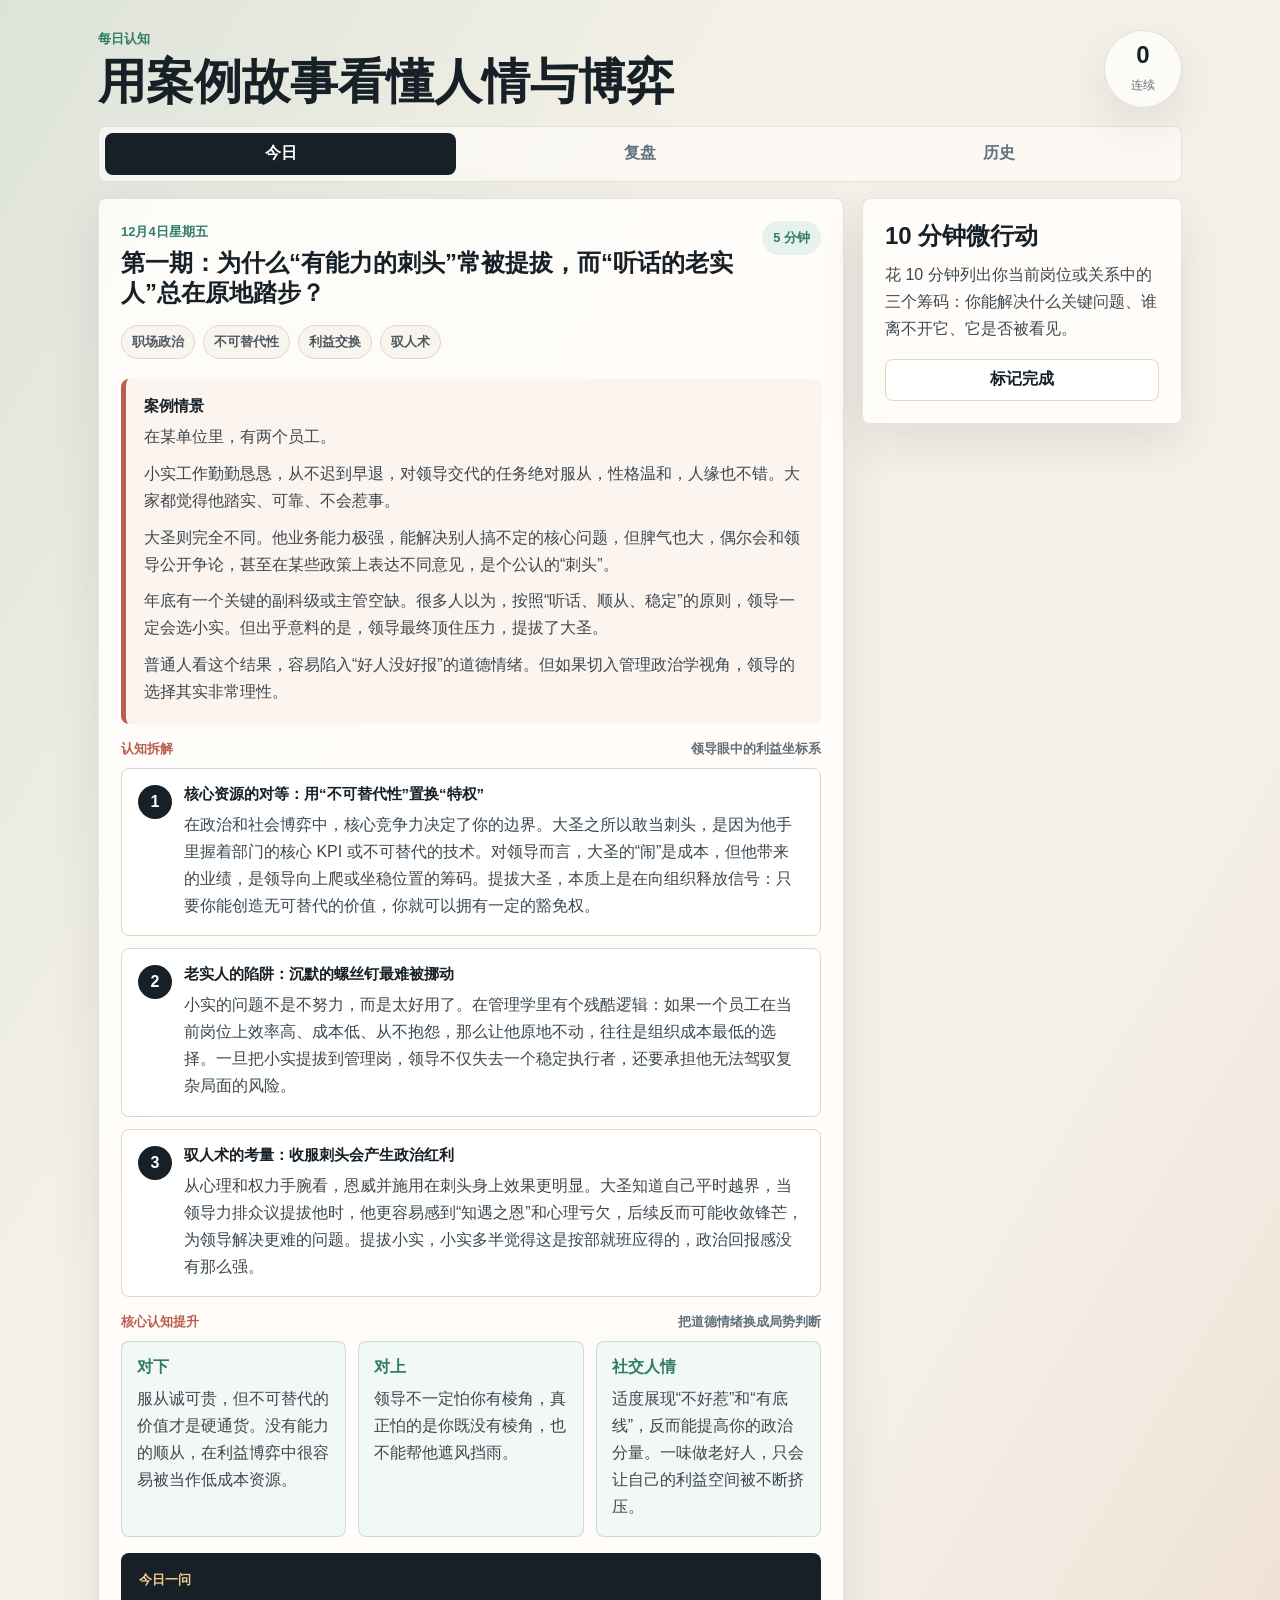
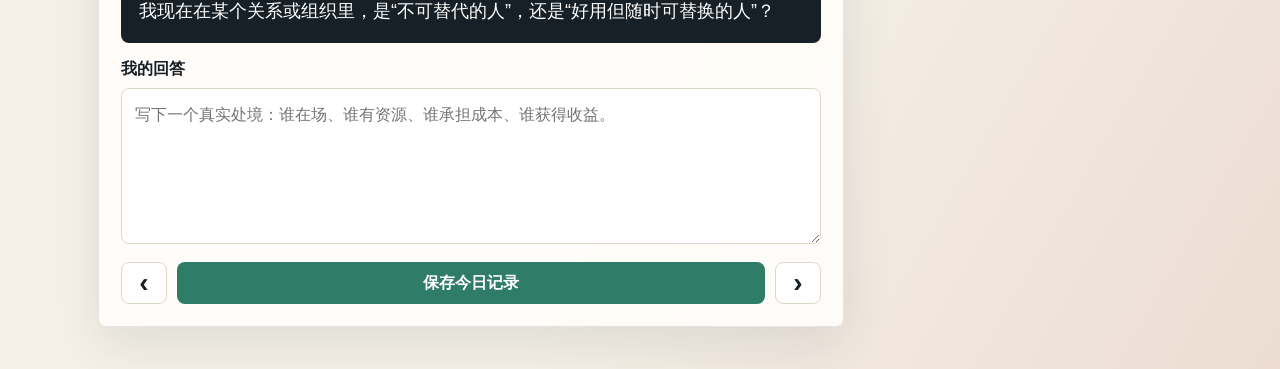
<file: web/index.html>
<!doctype html>
<html lang="zh-CN">
  <head>
    <meta charset="utf-8">
    <meta name="viewport" content="width=device-width, initial-scale=1">
    <meta name="theme-color" content="#f5f1e8">
    <title>每日认知训练</title>
    <link rel="manifest" href="./manifest.webmanifest">
    <link rel="stylesheet" href="./styles.css">
  </head>
  <body>
    <main class="app-shell">
      <section class="topbar" aria-label="应用概览">
        <div>
          <p class="kicker">每日认知</p>
          <h1>用案例故事看懂人情与博弈</h1>
        </div>
        <div class="streak" aria-label="连续完成天数">
          <span id="streakDays">0</span>
          <small>连续</small>
        </div>
      </section>

      <nav class="tabs" aria-label="视图切换">
        <button class="tab is-active" type="button" data-view="today">今日</button>
        <button class="tab" type="button" data-view="review">复盘</button>
        <button class="tab" type="button" data-view="history">历史</button>
      </nav>

      <section class="view is-active" id="todayView">
        <article class="card lesson-card">
          <div class="card-head">
            <div>
              <p class="date-line" id="todayDate"></p>
              <h2 id="cardTitle"></h2>
            </div>
            <span class="time-chip">5 分钟</span>
          </div>

          <div class="theme-strip" id="themeStrip"></div>

          <section class="lesson-section">
            <h3>案例情景</h3>
            <div class="story-copy" id="caseText"></div>
          </section>

          <section class="analysis-section">
            <div class="section-title">
              <span>认知拆解</span>
              <strong>领导眼中的利益坐标系</strong>
            </div>
            <div class="analysis-list" id="analysisList"></div>
          </section>

          <section class="insight-section">
            <div class="section-title">
              <span>核心认知提升</span>
              <strong>把道德情绪换成局势判断</strong>
            </div>
            <div class="insight-list" id="insightList"></div>
          </section>

          <div class="question-box">
            <span>今日一问</span>
            <p id="questionText"></p>
          </div>

          <label class="reflection-label" for="reflectionInput">我的回答</label>
          <textarea id="reflectionInput" rows="5" placeholder="写下一个真实处境：谁在场、谁有资源、谁承担成本、谁获得收益。"></textarea>

          <div class="action-row">
            <button class="icon-button secondary" type="button" id="prevCard" title="上一期">‹</button>
            <button class="primary-button" type="button" id="saveReflection">保存今日记录</button>
            <button class="icon-button secondary" type="button" id="nextCard" title="下一期">›</button>
          </div>
        </article>

        <aside class="card action-card">
          <h2>10 分钟微行动</h2>
          <p id="actionText"></p>
          <button class="secondary-button" type="button" id="completeAction">标记完成</button>
        </aside>
      </section>

      <section class="view" id="reviewView">
        <article class="card">
          <div class="card-head">
            <div>
              <p class="date-line">本周复盘</p>
              <h2>把学过的局势判断用回生活里</h2>
            </div>
            <span class="time-chip" id="doneCount">0 次</span>
          </div>
          <div class="review-grid" id="reviewGrid"></div>
        </article>
      </section>

      <section class="view" id="historyView">
        <article class="card">
          <div class="card-head">
            <div>
              <p class="date-line">历史记录</p>
              <h2>你的认知训练轨迹</h2>
            </div>
            <button class="secondary-button compact" type="button" id="clearHistory">清空</button>
          </div>
          <div class="history-list" id="historyList"></div>
        </article>
      </section>
    </main>

    <div class="toast" id="toast" role="status" aria-live="polite"></div>
    <script src="./app.js"></script>
  </body>
</html>
</file>
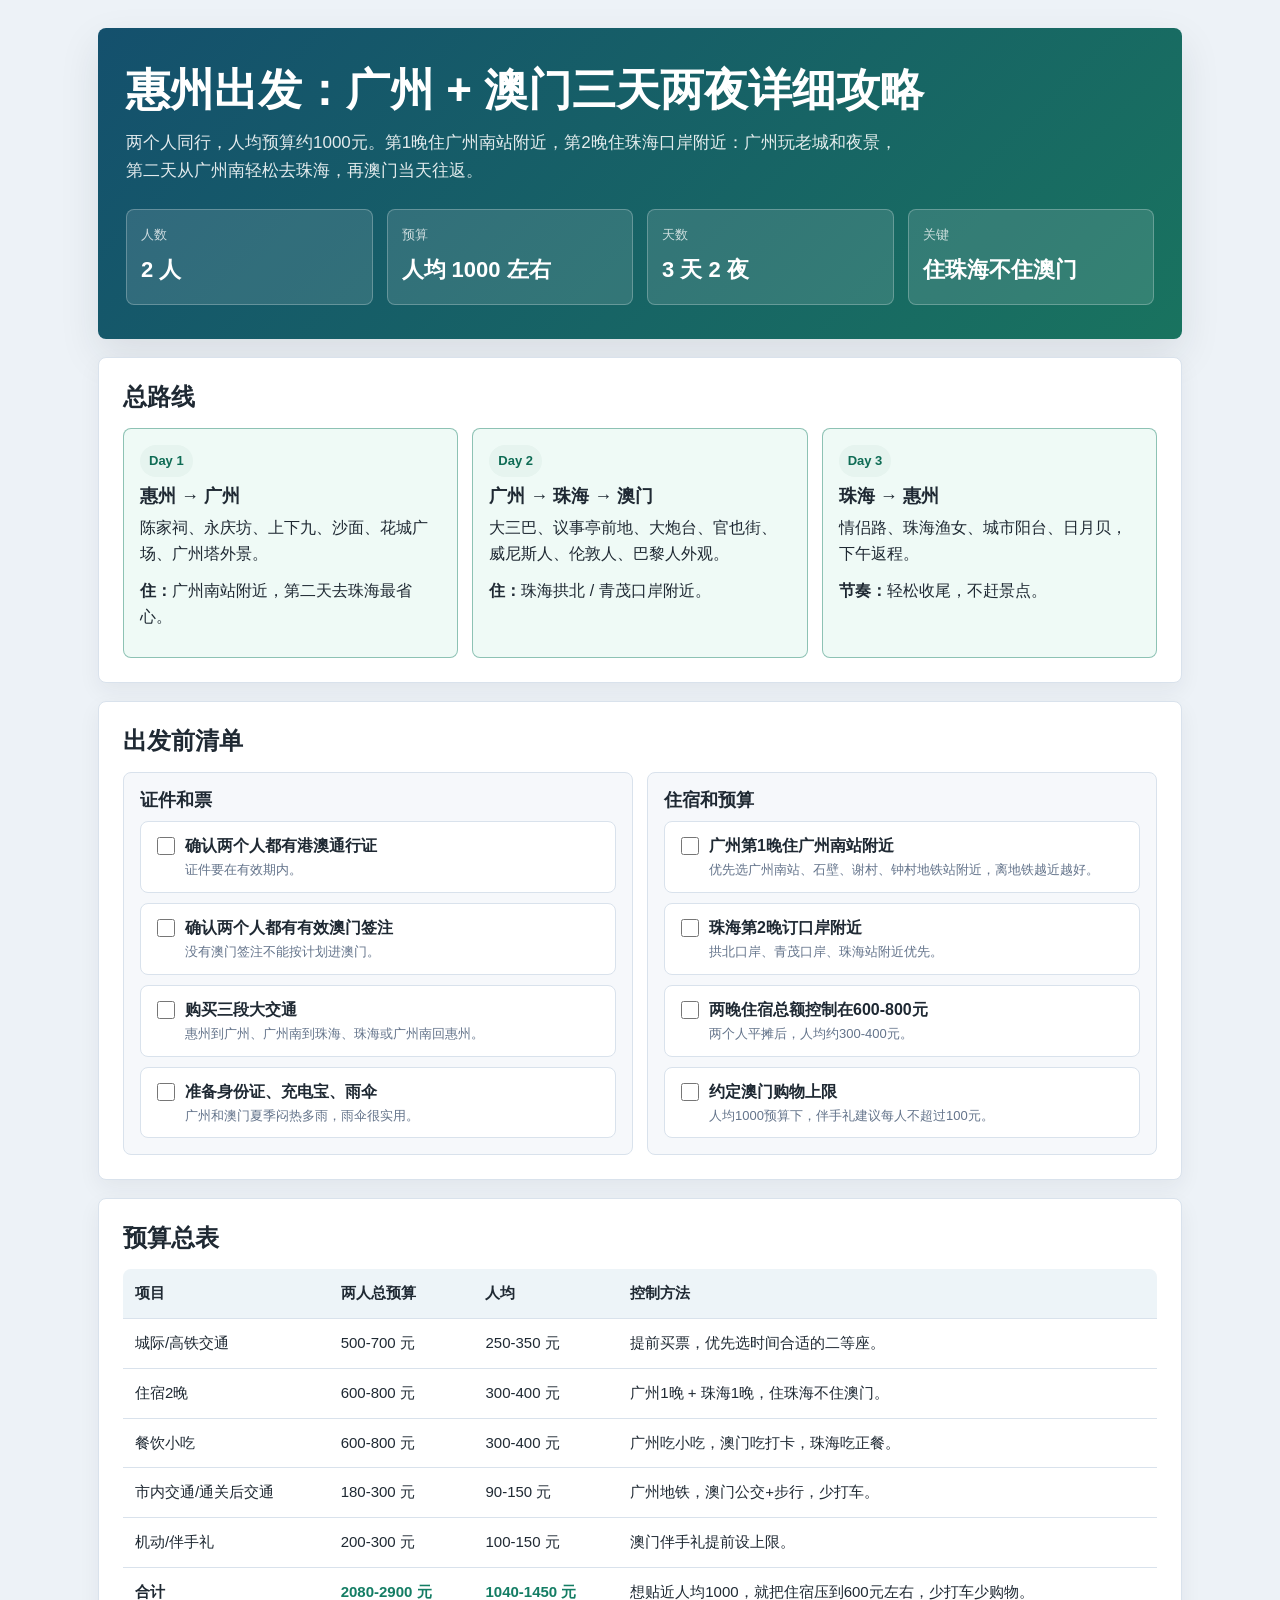
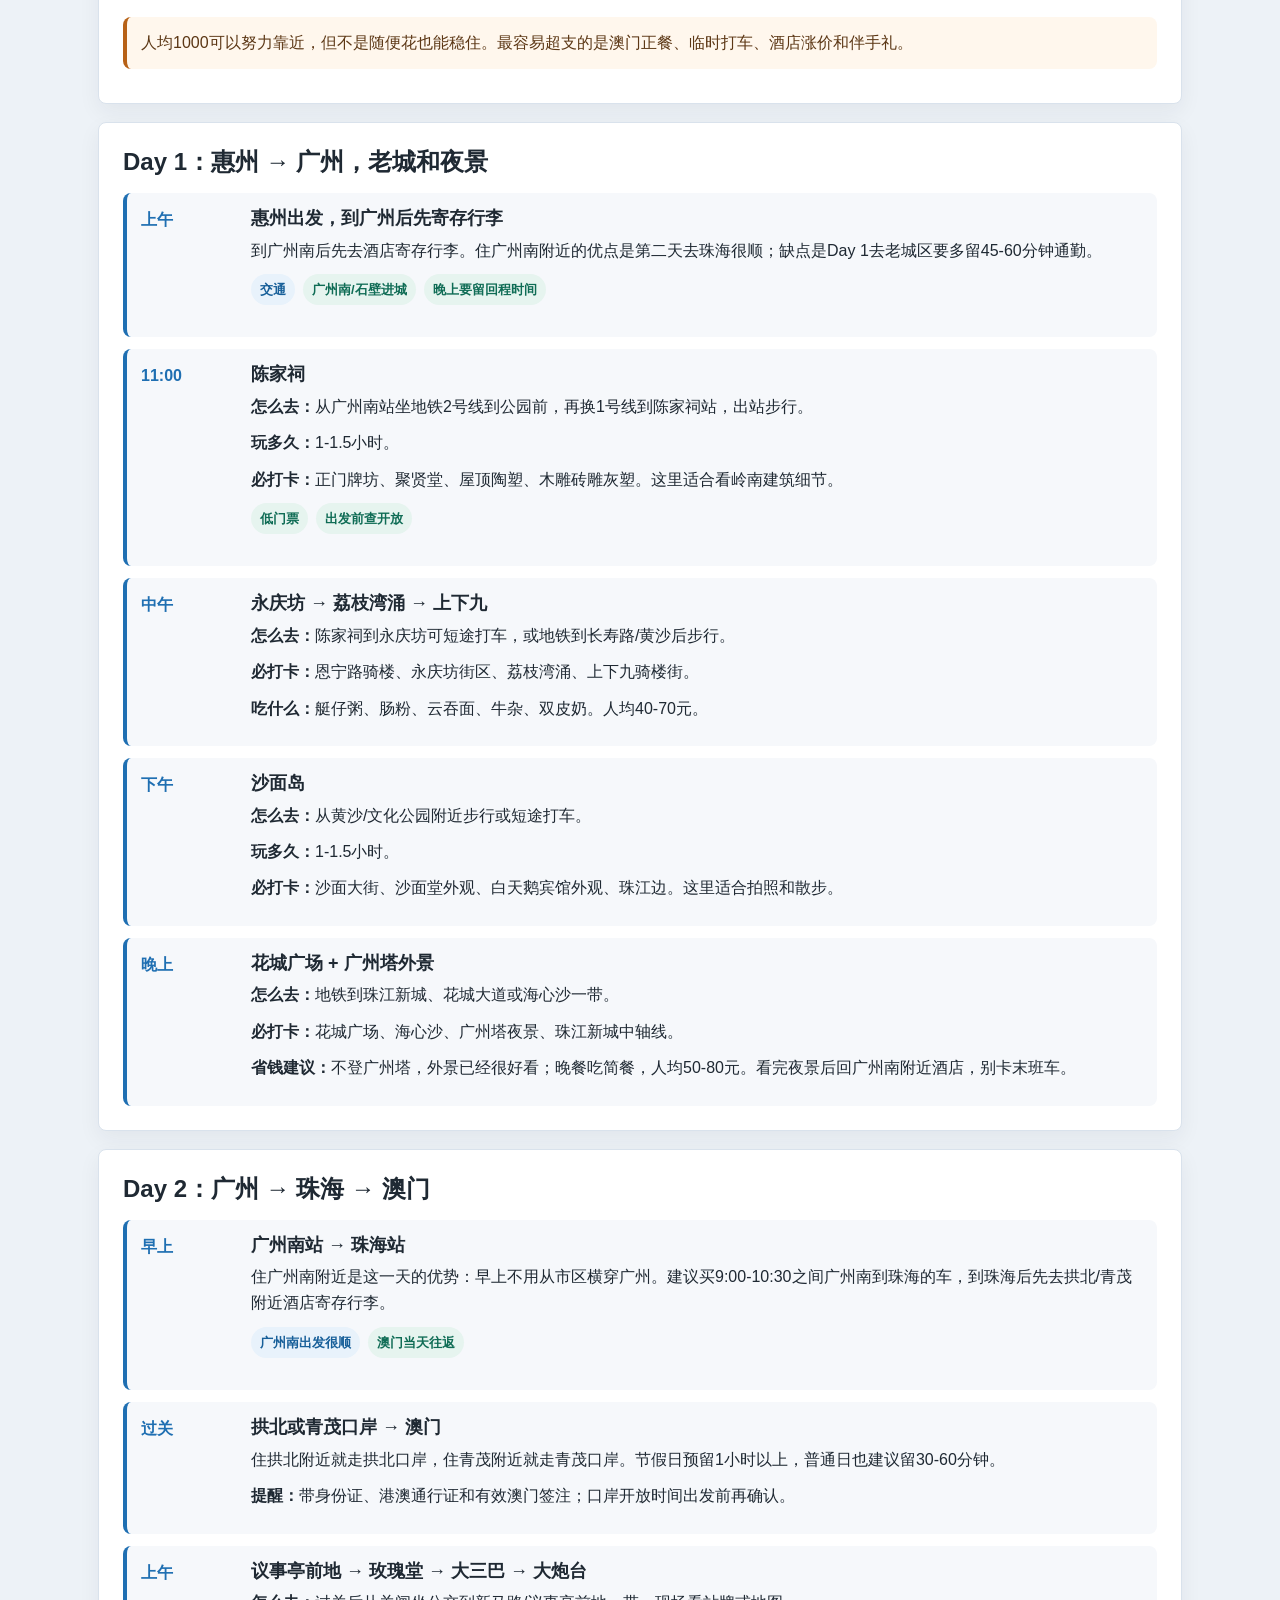
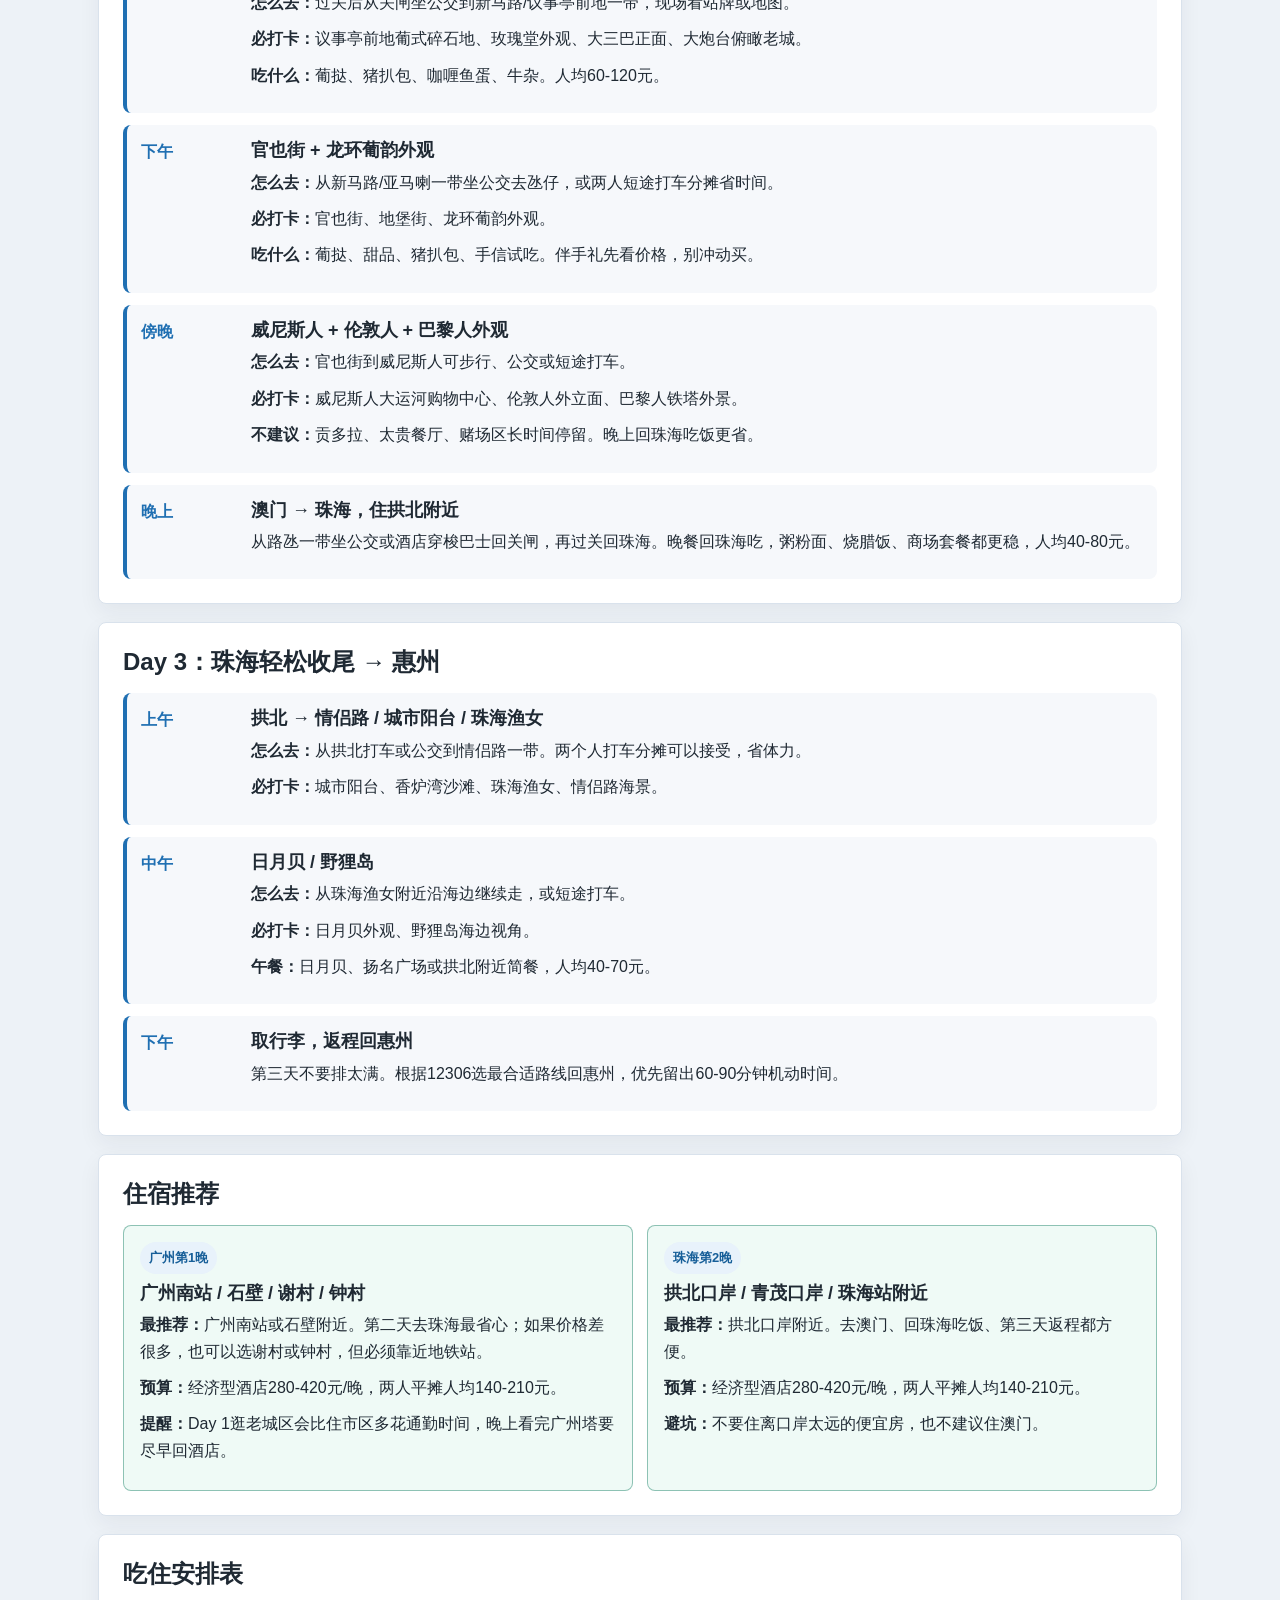
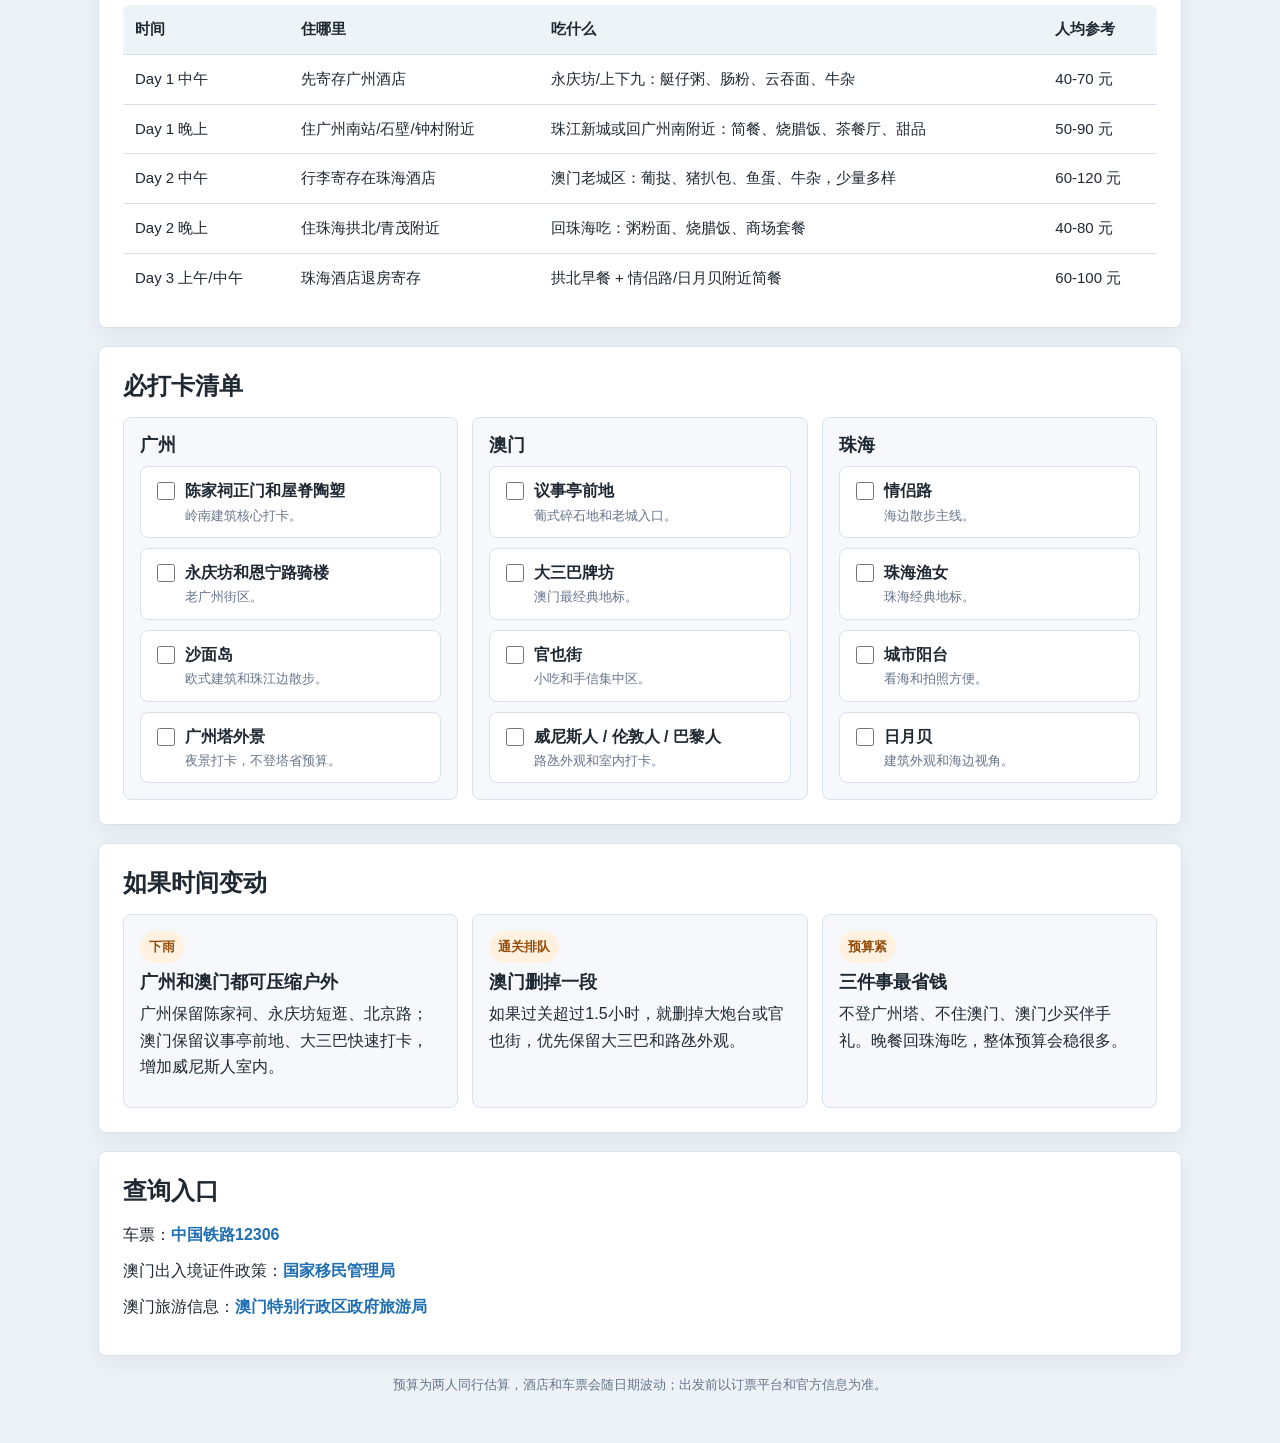
<file: web/guangzhou-macau-budget-compare.html>
<!doctype html>
<html lang="zh-CN">
<head>
  <meta charset="utf-8">
  <meta name="viewport" content="width=device-width, initial-scale=1">
  <title>惠州出发｜广州+澳门三天两夜详细攻略</title>
  <style>
    :root {
      --ink: #1f2933;
      --muted: #64748b;
      --line: #d9e2ec;
      --paper: #ffffff;
      --wash: #f6f8fb;
      --green: #147d64;
      --blue: #1f6fb2;
      --orange: #b76116;
      --red: #b91c1c;
      --shadow: 0 16px 40px rgba(31, 41, 51, 0.1);
    }

    * {
      box-sizing: border-box;
    }

    body {
      margin: 0;
      font-family: "Microsoft YaHei", "PingFang SC", Arial, sans-serif;
      color: var(--ink);
      background: #edf2f7;
      line-height: 1.65;
    }

    main {
      max-width: 1120px;
      margin: 0 auto;
      padding: 28px 18px 48px;
    }

    header {
      color: #fff;
      background: linear-gradient(135deg, #14506d, #19735f);
      border-radius: 8px;
      padding: 34px 28px;
      box-shadow: var(--shadow);
    }

    h1, h2, h3 {
      margin: 0;
      line-height: 1.25;
      letter-spacing: 0;
    }

    h1 {
      font-size: clamp(28px, 4vw, 44px);
    }

    h2 {
      margin-bottom: 16px;
      font-size: 24px;
    }

    h3 {
      margin-bottom: 8px;
      font-size: 18px;
    }

    p {
      margin: 0 0 10px;
    }

    .subtitle {
      max-width: 780px;
      margin-top: 12px;
      color: rgba(255, 255, 255, 0.88);
      font-size: 17px;
    }

    .hero-grid,
    .grid-2,
    .grid-3 {
      display: grid;
      gap: 14px;
    }

    .hero-grid {
      grid-template-columns: repeat(4, minmax(0, 1fr));
      margin-top: 24px;
    }

    .grid-2 {
      grid-template-columns: repeat(2, minmax(0, 1fr));
    }

    .grid-3 {
      grid-template-columns: repeat(3, minmax(0, 1fr));
    }

    .metric {
      min-height: 96px;
      padding: 14px;
      border: 1px solid rgba(255, 255, 255, 0.25);
      border-radius: 8px;
      background: rgba(255, 255, 255, 0.12);
    }

    .metric span {
      display: block;
      color: rgba(255, 255, 255, 0.76);
      font-size: 13px;
    }

    .metric strong {
      display: block;
      margin-top: 6px;
      font-size: 22px;
    }

    section {
      margin-top: 18px;
      padding: 24px;
      border: 1px solid var(--line);
      border-radius: 8px;
      background: var(--paper);
      box-shadow: 0 8px 22px rgba(31, 41, 51, 0.06);
    }

    .panel {
      height: 100%;
      padding: 16px;
      border: 1px solid var(--line);
      border-radius: 8px;
      background: var(--wash);
    }

    .winner {
      border-color: rgba(20, 125, 100, 0.45);
      background: #effaf6;
    }

    .risk {
      border-color: rgba(185, 28, 28, 0.25);
      background: #fff5f5;
    }

    .tag {
      display: inline-flex;
      align-items: center;
      margin: 0 8px 8px 0;
      padding: 5px 9px;
      border-radius: 999px;
      background: #e6f4ef;
      color: #0f6c55;
      font-size: 13px;
      font-weight: 800;
    }

    .tag.blue {
      background: #e8f2fb;
      color: #175f99;
    }

    .tag.warn {
      background: #fff1df;
      color: #944d0b;
    }

    .tag.bad {
      background: #fee2e2;
      color: var(--red);
    }

    table {
      width: 100%;
      border-collapse: collapse;
      overflow: hidden;
      border-radius: 8px;
      font-size: 15px;
    }

    th, td {
      padding: 12px;
      border-bottom: 1px solid var(--line);
      text-align: left;
      vertical-align: top;
    }

    th {
      background: #edf4f8;
    }

    tr:last-child td {
      border-bottom: 0;
    }

    .sum {
      color: var(--green);
      font-weight: 800;
    }

    .over {
      color: var(--red);
      font-weight: 800;
    }

    .timeline {
      display: grid;
      gap: 12px;
    }

    .stop {
      display: grid;
      grid-template-columns: 96px 1fr;
      gap: 14px;
      padding: 14px;
      border-left: 4px solid var(--blue);
      border-radius: 8px;
      background: var(--wash);
    }

    .day {
      color: var(--blue);
      font-weight: 900;
    }

    .checklist {
      display: grid;
      gap: 10px;
      margin-top: 10px;
    }

    label.task {
      display: grid;
      grid-template-columns: 22px 1fr;
      gap: 10px;
      align-items: start;
      padding: 11px 12px;
      border: 1px solid var(--line);
      border-radius: 8px;
      background: #fff;
    }

    input[type="checkbox"] {
      width: 18px;
      height: 18px;
      margin-top: 4px;
      accent-color: var(--green);
    }

    .task strong {
      display: block;
    }

    .task small {
      display: block;
      color: var(--muted);
      font-size: 13px;
    }

    .note {
      padding: 13px 14px;
      border-left: 4px solid var(--orange);
      border-radius: 8px;
      background: #fff7ed;
      color: #5c3715;
    }

    a {
      color: var(--blue);
      font-weight: 800;
      text-decoration: none;
    }

    a:hover {
      text-decoration: underline;
    }

    footer {
      margin-top: 18px;
      color: var(--muted);
      text-align: center;
      font-size: 13px;
    }

    @media (max-width: 840px) {
      main {
        padding: 14px 10px 34px;
      }

      header, section {
        padding: 20px;
      }

      .hero-grid,
      .grid-2,
      .grid-3 {
        grid-template-columns: 1fr;
      }

      .stop {
        grid-template-columns: 1fr;
      }
    }

    @media print {
      body {
        background: #fff;
      }

      main {
        max-width: none;
        padding: 0;
      }

      header, section {
        box-shadow: none;
        break-inside: avoid;
      }
    }
  </style>
</head>
<body>
  <main>
    <header>
      <h1>惠州出发：广州 + 澳门三天两夜详细攻略</h1>
      <p class="subtitle">两个人同行，人均预算约1000元。第1晚住广州南站附近，第2晚住珠海口岸附近：广州玩老城和夜景，第二天从广州南轻松去珠海，再澳门当天往返。</p>
      <div class="hero-grid">
        <div class="metric"><span>人数</span><strong>2 人</strong></div>
        <div class="metric"><span>预算</span><strong>人均 1000 左右</strong></div>
        <div class="metric"><span>天数</span><strong>3 天 2 夜</strong></div>
        <div class="metric"><span>关键</span><strong>住珠海不住澳门</strong></div>
      </div>
    </header>

    <section>
      <h2>总路线</h2>
      <div class="grid-3">
        <div class="panel winner">
          <span class="tag">Day 1</span>
          <h3>惠州 → 广州</h3>
          <p>陈家祠、永庆坊、上下九、沙面、花城广场、广州塔外景。</p>
          <p><strong>住：</strong>广州南站附近，第二天去珠海最省心。</p>
        </div>
        <div class="panel winner">
          <span class="tag">Day 2</span>
          <h3>广州 → 珠海 → 澳门</h3>
          <p>大三巴、议事亭前地、大炮台、官也街、威尼斯人、伦敦人、巴黎人外观。</p>
          <p><strong>住：</strong>珠海拱北 / 青茂口岸附近。</p>
        </div>
        <div class="panel winner">
          <span class="tag">Day 3</span>
          <h3>珠海 → 惠州</h3>
          <p>情侣路、珠海渔女、城市阳台、日月贝，下午返程。</p>
          <p><strong>节奏：</strong>轻松收尾，不赶景点。</p>
        </div>
      </div>
    </section>

    <section>
      <h2>出发前清单</h2>
      <div class="grid-2">
        <div class="panel">
          <h3>证件和票</h3>
          <div class="checklist">
            <label class="task"><input type="checkbox"><span><strong>确认两个人都有港澳通行证</strong><small>证件要在有效期内。</small></span></label>
            <label class="task"><input type="checkbox"><span><strong>确认两个人都有有效澳门签注</strong><small>没有澳门签注不能按计划进澳门。</small></span></label>
            <label class="task"><input type="checkbox"><span><strong>购买三段大交通</strong><small>惠州到广州、广州南到珠海、珠海或广州南回惠州。</small></span></label>
            <label class="task"><input type="checkbox"><span><strong>准备身份证、充电宝、雨伞</strong><small>广州和澳门夏季闷热多雨，雨伞很实用。</small></span></label>
          </div>
        </div>
        <div class="panel">
          <h3>住宿和预算</h3>
          <div class="checklist">
            <label class="task"><input type="checkbox"><span><strong>广州第1晚住广州南站附近</strong><small>优先选广州南站、石壁、谢村、钟村地铁站附近，离地铁越近越好。</small></span></label>
            <label class="task"><input type="checkbox"><span><strong>珠海第2晚订口岸附近</strong><small>拱北口岸、青茂口岸、珠海站附近优先。</small></span></label>
            <label class="task"><input type="checkbox"><span><strong>两晚住宿总额控制在600-800元</strong><small>两个人平摊后，人均约300-400元。</small></span></label>
            <label class="task"><input type="checkbox"><span><strong>约定澳门购物上限</strong><small>人均1000预算下，伴手礼建议每人不超过100元。</small></span></label>
          </div>
        </div>
      </div>
    </section>

    <section>
      <h2>预算总表</h2>
      <table>
        <thead>
          <tr>
            <th>项目</th>
            <th>两人总预算</th>
            <th>人均</th>
            <th>控制方法</th>
          </tr>
        </thead>
        <tbody>
          <tr>
            <td>城际/高铁交通</td>
            <td>500-700 元</td>
            <td>250-350 元</td>
            <td>提前买票，优先选时间合适的二等座。</td>
          </tr>
          <tr>
            <td>住宿2晚</td>
            <td>600-800 元</td>
            <td>300-400 元</td>
            <td>广州1晚 + 珠海1晚，住珠海不住澳门。</td>
          </tr>
          <tr>
            <td>餐饮小吃</td>
            <td>600-800 元</td>
            <td>300-400 元</td>
            <td>广州吃小吃，澳门吃打卡，珠海吃正餐。</td>
          </tr>
          <tr>
            <td>市内交通/通关后交通</td>
            <td>180-300 元</td>
            <td>90-150 元</td>
            <td>广州地铁，澳门公交+步行，少打车。</td>
          </tr>
          <tr>
            <td>机动/伴手礼</td>
            <td>200-300 元</td>
            <td>100-150 元</td>
            <td>澳门伴手礼提前设上限。</td>
          </tr>
          <tr>
            <td><strong>合计</strong></td>
            <td class="sum">2080-2900 元</td>
            <td class="sum">1040-1450 元</td>
            <td>想贴近人均1000，就把住宿压到600元左右，少打车少购物。</td>
          </tr>
        </tbody>
      </table>
      <p class="note">人均1000可以努力靠近，但不是随便花也能稳住。最容易超支的是澳门正餐、临时打车、酒店涨价和伴手礼。</p>
    </section>

    <section>
      <h2>Day 1：惠州 → 广州，老城和夜景</h2>
      <div class="timeline">
        <div class="stop">
          <div class="day">上午</div>
          <div>
            <h3>惠州出发，到广州后先寄存行李</h3>
            <p>到广州南后先去酒店寄存行李。住广州南附近的优点是第二天去珠海很顺；缺点是Day 1去老城区要多留45-60分钟通勤。</p>
            <p><span class="tag blue">交通</span><span class="tag">广州南/石壁进城</span><span class="tag">晚上要留回程时间</span></p>
          </div>
        </div>
        <div class="stop">
          <div class="day">11:00</div>
          <div>
            <h3>陈家祠</h3>
            <p><strong>怎么去：</strong>从广州南站坐地铁2号线到公园前，再换1号线到陈家祠站，出站步行。</p>
            <p><strong>玩多久：</strong>1-1.5小时。</p>
            <p><strong>必打卡：</strong>正门牌坊、聚贤堂、屋顶陶塑、木雕砖雕灰塑。这里适合看岭南建筑细节。</p>
            <p><span class="tag">低门票</span><span class="tag">出发前查开放</span></p>
          </div>
        </div>
        <div class="stop">
          <div class="day">中午</div>
          <div>
            <h3>永庆坊 → 荔枝湾涌 → 上下九</h3>
            <p><strong>怎么去：</strong>陈家祠到永庆坊可短途打车，或地铁到长寿路/黄沙后步行。</p>
            <p><strong>必打卡：</strong>恩宁路骑楼、永庆坊街区、荔枝湾涌、上下九骑楼街。</p>
            <p><strong>吃什么：</strong>艇仔粥、肠粉、云吞面、牛杂、双皮奶。人均40-70元。</p>
          </div>
        </div>
        <div class="stop">
          <div class="day">下午</div>
          <div>
            <h3>沙面岛</h3>
            <p><strong>怎么去：</strong>从黄沙/文化公园附近步行或短途打车。</p>
            <p><strong>玩多久：</strong>1-1.5小时。</p>
            <p><strong>必打卡：</strong>沙面大街、沙面堂外观、白天鹅宾馆外观、珠江边。这里适合拍照和散步。</p>
          </div>
        </div>
        <div class="stop">
          <div class="day">晚上</div>
          <div>
            <h3>花城广场 + 广州塔外景</h3>
            <p><strong>怎么去：</strong>地铁到珠江新城、花城大道或海心沙一带。</p>
            <p><strong>必打卡：</strong>花城广场、海心沙、广州塔夜景、珠江新城中轴线。</p>
            <p><strong>省钱建议：</strong>不登广州塔，外景已经很好看；晚餐吃简餐，人均50-80元。看完夜景后回广州南附近酒店，别卡末班车。</p>
          </div>
        </div>
      </div>
    </section>

    <section>
      <h2>Day 2：广州 → 珠海 → 澳门</h2>
      <div class="timeline">
        <div class="stop">
          <div class="day">早上</div>
          <div>
            <h3>广州南站 → 珠海站</h3>
            <p>住广州南附近是这一天的优势：早上不用从市区横穿广州。建议买9:00-10:30之间广州南到珠海的车，到珠海后先去拱北/青茂附近酒店寄存行李。</p>
            <p><span class="tag blue">广州南出发很顺</span><span class="tag">澳门当天往返</span></p>
          </div>
        </div>
        <div class="stop">
          <div class="day">过关</div>
          <div>
            <h3>拱北或青茂口岸 → 澳门</h3>
            <p>住拱北附近就走拱北口岸，住青茂附近就走青茂口岸。节假日预留1小时以上，普通日也建议留30-60分钟。</p>
            <p><strong>提醒：</strong>带身份证、港澳通行证和有效澳门签注；口岸开放时间出发前再确认。</p>
          </div>
        </div>
        <div class="stop">
          <div class="day">上午</div>
          <div>
            <h3>议事亭前地 → 玫瑰堂 → 大三巴 → 大炮台</h3>
            <p><strong>怎么去：</strong>过关后从关闸坐公交到新马路/议事亭前地一带，现场看站牌或地图。</p>
            <p><strong>必打卡：</strong>议事亭前地葡式碎石地、玫瑰堂外观、大三巴正面、大炮台俯瞰老城。</p>
            <p><strong>吃什么：</strong>葡挞、猪扒包、咖喱鱼蛋、牛杂。人均60-120元。</p>
          </div>
        </div>
        <div class="stop">
          <div class="day">下午</div>
          <div>
            <h3>官也街 + 龙环葡韵外观</h3>
            <p><strong>怎么去：</strong>从新马路/亚马喇一带坐公交去氹仔，或两人短途打车分摊省时间。</p>
            <p><strong>必打卡：</strong>官也街、地堡街、龙环葡韵外观。</p>
            <p><strong>吃什么：</strong>葡挞、甜品、猪扒包、手信试吃。伴手礼先看价格，别冲动买。</p>
          </div>
        </div>
        <div class="stop">
          <div class="day">傍晚</div>
          <div>
            <h3>威尼斯人 + 伦敦人 + 巴黎人外观</h3>
            <p><strong>怎么去：</strong>官也街到威尼斯人可步行、公交或短途打车。</p>
            <p><strong>必打卡：</strong>威尼斯人大运河购物中心、伦敦人外立面、巴黎人铁塔外景。</p>
            <p><strong>不建议：</strong>贡多拉、太贵餐厅、赌场区长时间停留。晚上回珠海吃饭更省。</p>
          </div>
        </div>
        <div class="stop">
          <div class="day">晚上</div>
          <div>
            <h3>澳门 → 珠海，住拱北附近</h3>
            <p>从路氹一带坐公交或酒店穿梭巴士回关闸，再过关回珠海。晚餐回珠海吃，粥粉面、烧腊饭、商场套餐都更稳，人均40-80元。</p>
          </div>
        </div>
      </div>
    </section>

    <section>
      <h2>Day 3：珠海轻松收尾 → 惠州</h2>
      <div class="timeline">
        <div class="stop">
          <div class="day">上午</div>
          <div>
            <h3>拱北 → 情侣路 / 城市阳台 / 珠海渔女</h3>
            <p><strong>怎么去：</strong>从拱北打车或公交到情侣路一带。两个人打车分摊可以接受，省体力。</p>
            <p><strong>必打卡：</strong>城市阳台、香炉湾沙滩、珠海渔女、情侣路海景。</p>
          </div>
        </div>
        <div class="stop">
          <div class="day">中午</div>
          <div>
            <h3>日月贝 / 野狸岛</h3>
            <p><strong>怎么去：</strong>从珠海渔女附近沿海边继续走，或短途打车。</p>
            <p><strong>必打卡：</strong>日月贝外观、野狸岛海边视角。</p>
            <p><strong>午餐：</strong>日月贝、扬名广场或拱北附近简餐，人均40-70元。</p>
          </div>
        </div>
        <div class="stop">
          <div class="day">下午</div>
          <div>
            <h3>取行李，返程回惠州</h3>
            <p>第三天不要排太满。根据12306选最合适路线回惠州，优先留出60-90分钟机动时间。</p>
          </div>
        </div>
      </div>
    </section>

    <section>
      <h2>住宿推荐</h2>
      <div class="grid-2">
        <div class="panel winner">
          <span class="tag blue">广州第1晚</span>
          <h3>广州南站 / 石壁 / 谢村 / 钟村</h3>
          <p><strong>最推荐：</strong>广州南站或石壁附近。第二天去珠海最省心；如果价格差很多，也可以选谢村或钟村，但必须靠近地铁站。</p>
          <p><strong>预算：</strong>经济型酒店280-420元/晚，两人平摊人均140-210元。</p>
          <p><strong>提醒：</strong>Day 1逛老城区会比住市区多花通勤时间，晚上看完广州塔要尽早回酒店。</p>
        </div>
        <div class="panel winner">
          <span class="tag blue">珠海第2晚</span>
          <h3>拱北口岸 / 青茂口岸 / 珠海站附近</h3>
          <p><strong>最推荐：</strong>拱北口岸附近。去澳门、回珠海吃饭、第三天返程都方便。</p>
          <p><strong>预算：</strong>经济型酒店280-420元/晚，两人平摊人均140-210元。</p>
          <p><strong>避坑：</strong>不要住离口岸太远的便宜房，也不建议住澳门。</p>
        </div>
      </div>
    </section>

    <section>
      <h2>吃住安排表</h2>
      <table>
        <thead>
          <tr>
            <th>时间</th>
            <th>住哪里</th>
            <th>吃什么</th>
            <th>人均参考</th>
          </tr>
        </thead>
        <tbody>
          <tr>
            <td>Day 1 中午</td>
            <td>先寄存广州酒店</td>
            <td>永庆坊/上下九：艇仔粥、肠粉、云吞面、牛杂</td>
            <td>40-70 元</td>
          </tr>
          <tr>
            <td>Day 1 晚上</td>
            <td>住广州南站/石壁/钟村附近</td>
            <td>珠江新城或回广州南附近：简餐、烧腊饭、茶餐厅、甜品</td>
            <td>50-90 元</td>
          </tr>
          <tr>
            <td>Day 2 中午</td>
            <td>行李寄存在珠海酒店</td>
            <td>澳门老城区：葡挞、猪扒包、鱼蛋、牛杂，少量多样</td>
            <td>60-120 元</td>
          </tr>
          <tr>
            <td>Day 2 晚上</td>
            <td>住珠海拱北/青茂附近</td>
            <td>回珠海吃：粥粉面、烧腊饭、商场套餐</td>
            <td>40-80 元</td>
          </tr>
          <tr>
            <td>Day 3 上午/中午</td>
            <td>珠海酒店退房寄存</td>
            <td>拱北早餐 + 情侣路/日月贝附近简餐</td>
            <td>60-100 元</td>
          </tr>
        </tbody>
      </table>
    </section>

    <section>
      <h2>必打卡清单</h2>
      <div class="grid-3">
        <div class="panel">
          <h3>广州</h3>
          <div class="checklist">
            <label class="task"><input type="checkbox"><span><strong>陈家祠正门和屋脊陶塑</strong><small>岭南建筑核心打卡。</small></span></label>
            <label class="task"><input type="checkbox"><span><strong>永庆坊和恩宁路骑楼</strong><small>老广州街区。</small></span></label>
            <label class="task"><input type="checkbox"><span><strong>沙面岛</strong><small>欧式建筑和珠江边散步。</small></span></label>
            <label class="task"><input type="checkbox"><span><strong>广州塔外景</strong><small>夜景打卡，不登塔省预算。</small></span></label>
          </div>
        </div>
        <div class="panel">
          <h3>澳门</h3>
          <div class="checklist">
            <label class="task"><input type="checkbox"><span><strong>议事亭前地</strong><small>葡式碎石地和老城入口。</small></span></label>
            <label class="task"><input type="checkbox"><span><strong>大三巴牌坊</strong><small>澳门最经典地标。</small></span></label>
            <label class="task"><input type="checkbox"><span><strong>官也街</strong><small>小吃和手信集中区。</small></span></label>
            <label class="task"><input type="checkbox"><span><strong>威尼斯人 / 伦敦人 / 巴黎人</strong><small>路氹外观和室内打卡。</small></span></label>
          </div>
        </div>
        <div class="panel">
          <h3>珠海</h3>
          <div class="checklist">
            <label class="task"><input type="checkbox"><span><strong>情侣路</strong><small>海边散步主线。</small></span></label>
            <label class="task"><input type="checkbox"><span><strong>珠海渔女</strong><small>珠海经典地标。</small></span></label>
            <label class="task"><input type="checkbox"><span><strong>城市阳台</strong><small>看海和拍照方便。</small></span></label>
            <label class="task"><input type="checkbox"><span><strong>日月贝</strong><small>建筑外观和海边视角。</small></span></label>
          </div>
        </div>
      </div>
    </section>

    <section>
      <h2>如果时间变动</h2>
      <div class="grid-3">
        <div class="panel">
          <span class="tag warn">下雨</span>
          <h3>广州和澳门都可压缩户外</h3>
          <p>广州保留陈家祠、永庆坊短逛、北京路；澳门保留议事亭前地、大三巴快速打卡，增加威尼斯人室内。</p>
        </div>
        <div class="panel">
          <span class="tag warn">通关排队</span>
          <h3>澳门删掉一段</h3>
          <p>如果过关超过1.5小时，就删掉大炮台或官也街，优先保留大三巴和路氹外观。</p>
        </div>
        <div class="panel">
          <span class="tag warn">预算紧</span>
          <h3>三件事最省钱</h3>
          <p>不登广州塔、不住澳门、澳门少买伴手礼。晚餐回珠海吃，整体预算会稳很多。</p>
        </div>
      </div>
    </section>

    <section>
      <h2>查询入口</h2>
      <p>车票：<a href="https://www.12306.cn/" target="_blank" rel="noreferrer">中国铁路12306</a></p>
      <p>澳门出入境证件政策：<a href="https://www.nia.gov.cn/" target="_blank" rel="noreferrer">国家移民管理局</a></p>
      <p>澳门旅游信息：<a href="https://www.macaotourism.gov.mo/zh-hans/" target="_blank" rel="noreferrer">澳门特别行政区政府旅游局</a></p>
    </section>

    <footer>
      预算为两人同行估算，酒店和车票会随日期波动；出发前以订票平台和官方信息为准。
    </footer>
  </main>
</body>
</html>
</file>
<file: web/styles.css>
:root {
  color-scheme: light;
  --ink: #172027;
  --muted: #63717b;
  --paper: #f5f1e8;
  --surface: #fffdfa;
  --line: #ded8cc;
  --green: #2f7d69;
  --blue: #2f5d8f;
  --coral: #b95f4d;
  --gold: #ad7a22;
  --shadow: 0 18px 50px rgba(43, 54, 63, .11);
}

* {
  box-sizing: border-box;
}

body {
  margin: 0;
  min-height: 100vh;
  background:
    linear-gradient(120deg, rgba(47, 125, 105, .12), transparent 34%),
    linear-gradient(300deg, rgba(185, 95, 77, .14), transparent 32%),
    var(--paper);
  color: var(--ink);
  font-family: -apple-system, BlinkMacSystemFont, "Segoe UI", "PingFang SC", "Microsoft YaHei", sans-serif;
}

button,
textarea {
  font: inherit;
}

.app-shell {
  width: min(1120px, 100%);
  margin: 0 auto;
  padding: 28px 18px 42px;
}

.topbar {
  display: flex;
  align-items: end;
  justify-content: space-between;
  gap: 20px;
  margin-bottom: 18px;
}

.kicker,
.date-line {
  margin: 0 0 6px;
  color: var(--green);
  font-size: 13px;
  font-weight: 760;
}

h1,
h2,
h3,
p {
  letter-spacing: 0;
}

h1 {
  margin: 0;
  font-size: clamp(30px, 4vw, 48px);
  line-height: 1.08;
}

h2 {
  margin: 0;
  font-size: 24px;
  line-height: 1.22;
}

h3 {
  margin: 0 0 8px;
  font-size: 15px;
}

p {
  line-height: 1.68;
}

.streak {
  width: 78px;
  height: 78px;
  border: 1px solid rgba(23, 32, 39, .12);
  border-radius: 50%;
  display: grid;
  place-items: center;
  background: rgba(255, 253, 250, .82);
  box-shadow: var(--shadow);
  flex: 0 0 auto;
}

.streak span {
  display: block;
  font-size: 24px;
  font-weight: 820;
  line-height: 1;
}

.streak small {
  display: block;
  margin-top: -16px;
  color: var(--muted);
  font-size: 12px;
}

.tabs {
  display: grid;
  grid-template-columns: repeat(3, 1fr);
  gap: 8px;
  margin-bottom: 16px;
  padding: 6px;
  border: 1px solid rgba(23, 32, 39, .1);
  border-radius: 8px;
  background: rgba(255, 253, 250, .68);
}

.tab,
.secondary-button,
.primary-button,
.icon-button {
  min-height: 42px;
  border: 0;
  border-radius: 8px;
  cursor: pointer;
  transition: transform .15s ease, background .15s ease, color .15s ease;
}

.tab {
  background: transparent;
  color: var(--muted);
  font-weight: 720;
}

.tab.is-active {
  background: var(--ink);
  color: #fff;
}

.view {
  display: none;
}

.view.is-active {
  display: grid;
  grid-template-columns: minmax(0, 1fr) 320px;
  gap: 18px;
}

#reviewView.is-active,
#historyView.is-active {
  grid-template-columns: 1fr;
}

.card {
  border: 1px solid rgba(23, 32, 39, .11);
  border-radius: 8px;
  background: rgba(255, 253, 250, .92);
  box-shadow: var(--shadow);
  padding: 22px;
}

.card-head {
  display: flex;
  justify-content: space-between;
  align-items: start;
  gap: 18px;
  margin-bottom: 18px;
}

.time-chip {
  flex: 0 0 auto;
  border-radius: 999px;
  background: #e7f2ed;
  color: var(--green);
  padding: 8px 11px;
  font-size: 13px;
  font-weight: 780;
}

.theme-strip {
  display: flex;
  flex-wrap: wrap;
  gap: 8px;
  margin-bottom: 20px;
}

.theme-chip {
  border: 1px solid var(--line);
  border-radius: 999px;
  background: #f8f5ee;
  color: #4d5960;
  padding: 7px 10px;
  font-size: 13px;
  font-weight: 720;
}

.lesson-section {
  padding: 18px;
  border-left: 5px solid var(--coral);
  background: #fbf4ef;
  border-radius: 8px;
  margin-bottom: 16px;
}

.lesson-section p,
.analysis-item p,
.insight-item p,
.question-box p,
.action-card p {
  margin: 0;
  color: #3c474f;
}

.story-copy {
  display: grid;
  gap: 10px;
}

.analysis-section,
.insight-section {
  margin-bottom: 16px;
}

.section-title {
  display: flex;
  align-items: end;
  justify-content: space-between;
  gap: 14px;
  margin-bottom: 10px;
}

.section-title span {
  color: var(--coral);
  font-size: 13px;
  font-weight: 820;
}

.section-title strong {
  color: var(--muted);
  font-size: 13px;
  text-align: right;
}

.analysis-list {
  display: grid;
  gap: 12px;
}

.analysis-item {
  display: grid;
  grid-template-columns: 34px minmax(0, 1fr);
  gap: 12px;
  border: 1px solid var(--line);
  border-radius: 8px;
  background: #fff;
  padding: 16px;
}

.analysis-item > span {
  width: 34px;
  height: 34px;
  border-radius: 50%;
  display: grid;
  place-items: center;
  background: var(--ink);
  color: #fff;
  font-weight: 820;
}

.insight-list {
  display: grid;
  grid-template-columns: repeat(3, minmax(0, 1fr));
  gap: 12px;
}

.insight-item {
  border: 1px solid rgba(47, 125, 105, .22);
  border-radius: 8px;
  background: #f2f8f5;
  padding: 15px;
}

.insight-item strong {
  display: inline-block;
  margin-bottom: 8px;
  color: var(--green);
}

.lesson-grid,
.review-grid {
  display: grid;
  grid-template-columns: repeat(2, minmax(0, 1fr));
  gap: 14px;
  margin-bottom: 16px;
}

.panel,
.review-item,
.history-item {
  border: 1px solid var(--line);
  border-radius: 8px;
  background: #fff;
  padding: 16px;
}

.question-box {
  border-radius: 8px;
  background: var(--ink);
  color: #fff;
  padding: 18px;
  margin-bottom: 16px;
}

.question-box span {
  display: block;
  color: #f1ce8b;
  font-size: 13px;
  font-weight: 780;
  margin-bottom: 8px;
}

.question-box p {
  color: #fff;
  font-size: 18px;
  line-height: 1.58;
}

.reflection-label {
  display: block;
  margin-bottom: 8px;
  font-weight: 760;
}

textarea {
  width: 100%;
  resize: vertical;
  border: 1px solid var(--line);
  border-radius: 8px;
  background: #fff;
  color: var(--ink);
  padding: 13px;
  line-height: 1.6;
}

textarea:focus {
  outline: 3px solid rgba(47, 125, 105, .18);
  border-color: var(--green);
}

.action-row {
  display: grid;
  grid-template-columns: 46px 1fr 46px;
  gap: 10px;
  margin-top: 14px;
}

.primary-button {
  background: var(--green);
  color: #fff;
  font-weight: 780;
}

.secondary-button,
.icon-button {
  border: 1px solid var(--line);
  background: #fff;
  color: var(--ink);
  font-weight: 760;
}

.icon-button {
  font-size: 28px;
  line-height: 1;
}

.compact {
  min-height: 36px;
  padding: 0 12px;
}

.primary-button:hover,
.secondary-button:hover,
.icon-button:hover,
.tab:hover {
  transform: translateY(-1px);
}

.action-card {
  align-self: start;
  position: sticky;
  top: 18px;
}

.action-card h2 {
  margin-bottom: 12px;
}

.action-card .secondary-button {
  width: 100%;
  margin-top: 16px;
}

.review-item strong,
.history-item strong {
  display: block;
  margin-bottom: 7px;
}

.review-item span,
.history-item span {
  display: inline-block;
  color: var(--muted);
  font-size: 13px;
  margin-bottom: 8px;
}

.history-list {
  display: grid;
  gap: 12px;
}

.empty {
  border: 1px dashed #c8bfae;
  border-radius: 8px;
  padding: 22px;
  color: var(--muted);
  text-align: center;
}

.toast {
  position: fixed;
  left: 50%;
  bottom: 22px;
  transform: translateX(-50%) translateY(18px);
  opacity: 0;
  pointer-events: none;
  border-radius: 999px;
  background: var(--ink);
  color: #fff;
  padding: 11px 16px;
  font-weight: 720;
  transition: opacity .18s ease, transform .18s ease;
}

.toast.is-visible {
  opacity: 1;
  transform: translateX(-50%) translateY(0);
}

@media (max-width: 820px) {
  .app-shell {
    padding: 20px 12px 32px;
  }

  .topbar {
    align-items: center;
  }

  .view.is-active,
  .lesson-grid,
  .review-grid,
  .insight-list {
    grid-template-columns: 1fr;
  }

  .card {
    padding: 18px;
  }

  .action-card {
    position: static;
  }

  h1 {
    font-size: 31px;
  }
}
</file>
